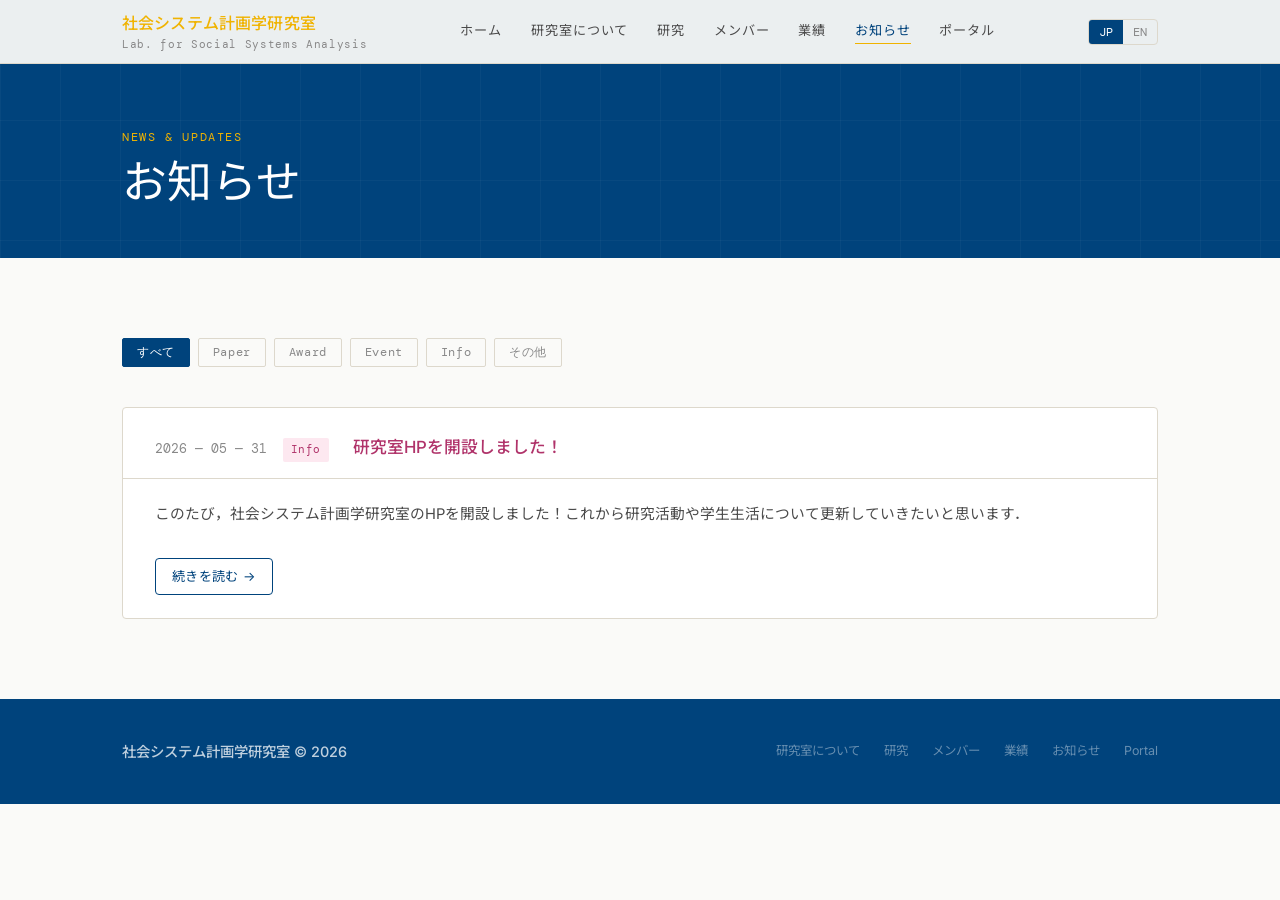
<file: news.html>
<!DOCTYPE html>
<html lang="ja">
<head>
  <meta charset="UTF-8" />
  <meta name="google-site-verification" content="KcrFSB6cH9oSJOEGwliKE3jS2wqEeajN2zLE-L2whGw" />
  <meta name="viewport" content="width=device-width, initial-scale=1.0" />
  <title>お知らせ | 琉球大学 社会システム計画学研究室</title>
  <link rel="icon" type="image/x-icon" href="favicon.ico" />
  <link rel="icon" type="image/png" sizes="32x32" href="favicon-32.png" />
  <link rel="apple-touch-icon" sizes="180x180" href="apple-touch-icon.png" />
  <link rel="stylesheet" href="css/style.css" />
  <link rel="preconnect" href="https://fonts.googleapis.com" />
  <link rel="preconnect" href="https://fonts.gstatic.com" crossorigin />
  <style>
    /* ── 記事カード ── */
    .article-list { display: flex; flex-direction: column; gap: 2.5rem; }

    .article-card {
      background: var(--bg-white);
      border: 1px solid var(--border);
      border-radius: var(--radius);
      overflow: hidden;
    }
    .article-card-header {
      padding: 1.6rem 2rem 1rem;
      border-bottom: 1px solid var(--border);
      display: flex; align-items: baseline; gap: 1rem; flex-wrap: wrap;
    }
    .article-date {
      font-family: var(--font-mono); font-size: 0.8rem;
      color: var(--text-muted); white-space: nowrap;
    }
    .article-title {
      font-size: 1.05rem; font-weight: 500;
      color: var(--navy); line-height: 1.4;
    }
    .article-body {
      padding: 1.4rem 2rem;
    }
    .article-body p {
      font-size: 0.92rem; color: var(--text-mid);
      line-height: 1.9; margin-bottom: 1rem;
    }
    .article-body p:last-child { margin-bottom: 0; }

    /* 画像グリッド */
    .article-images {
      display: grid;
      grid-template-columns: repeat(auto-fill, minmax(180px, 1fr));
      gap: 0.8rem;
      margin-top: 1.2rem;
    }
    .article-images img {
      width: 100%; aspect-ratio: 4/3;
      object-fit: cover; border-radius: var(--radius);
      border: 1px solid var(--border);
    }

    /* リンクリスト */
    .article-links {
      margin-top: 1.2rem;
      display: flex; flex-direction: column; gap: 0.5rem;
    }
    .article-links a {
      font-size: 0.85rem; color: var(--navy-mid);
      border-bottom: 1px solid var(--border);
      transition: border-color 0.2s; width: fit-content;
    }
    .article-links a:hover { border-color: var(--navy-mid); }

    /* 資料添付 */
    .article-attachments {
      margin-top: 1rem;
      display: flex; flex-wrap: wrap; gap: 0.6rem;
    }
    .attachment-btn {
      display: inline-flex; align-items: center; gap: 6px;
      padding: 5px 12px;
      border: 1px solid var(--border);
      border-radius: 2px;
      font-size: 0.78rem; font-family: var(--font-mono);
      color: var(--navy-mid); transition: all 0.2s;
      background: var(--bg);
    }
    .attachment-btn:hover { background: var(--navy-light); border-color: var(--navy-mid); }

    /* フィルター */
    .news-filter { display: flex; gap: 0.5rem; flex-wrap: wrap; margin-bottom: 2.5rem; }
      .article-title-link { text-decoration: none; }
    .article-title-link:hover .article-title { color: var(--navy-mid); }
    .article-title-link .article-title { transition: color 0.2s; }
  </style>
</head>
<body class="lang-ja">

<nav>
  <div class="nav-inner">
    <a href="index.html" class="nav-logo">
      <span data-ja>社会システム計画学研究室</span>
      <span data-en>Lab. for Social Systems Analysis</span>
      <small>Lab. for Social Systems Analysis</small>
    </a>
    <div class="nav-links">
      <a href="index.html"><span data-ja>ホーム</span><span data-en>Home</span></a>
      <a href="about.html"><span data-ja>研究室について</span><span data-en>About</span></a>
      <a href="research.html"><span data-ja>研究</span><span data-en>Research</span></a>
      <a href="members.html"><span data-ja>メンバー</span><span data-en>Members</span></a>
      <a href="publications.html"><span data-ja>業績</span><span data-en>Publications</span></a>
      <a href="news.html"><span data-ja>お知らせ</span><span data-en>News</span></a>
      <a href="portal.html"><span data-ja>ポータル</span><span data-en>Portal</span></a>
    </div>
    <div style="display:flex;align-items:center;gap:1rem;">
      <div class="lang-toggle"><button data-lang="ja" class="active">JP</button><button data-lang="en">EN</button></div>
      <button class="nav-hamburger" aria-label="メニュー"><span></span><span></span><span></span></button>
    </div>
  </div>
</nav>

<div class="page-header">
  <div class="page-header-grid"></div>
  <div class="page-header-inner">
    <p class="page-header-tag">News &amp; Updates</p>
    <h1>
      <span data-ja>お知らせ</span>
      <span data-en><em>News</em> &amp; Updates</span>
    </h1>
  </div>
</div>

<section style="background:var(--bg);">
  <div class="section-inner">

    <!-- フィルター -->
    <div class="news-filter">
      <button class="filter-btn active" data-filter="all"><span data-ja>すべて</span><span data-en>All</span></button>
      <button class="filter-btn" data-filter="paper">Paper</button>
      <button class="filter-btn" data-filter="award">Award</button>
      <button class="filter-btn" data-filter="event">Event</button>
      <button class="filter-btn" data-filter="info">Info</button>
      <button class="filter-btn" data-filter="other"><span data-ja>その他</span><span data-en>Other</span></button>
    </div>

    <div class="article-list" id="article-list">

      <!-- ===== 記事テンプレート =====
      <div class="article-card" data-type="event">
        <div class="article-card-header">
          <span class="article-date">2026 — 03 — 10</span>
          <span class="news-badge badge-event">Event</span>
          <span class="article-title">タイトル</span>
        </div>
        <div class="article-body">
          <p>本文テキスト</p>
          <div class="article-links">
            <a href="#" target="_blank">リンクテキスト ↗</a>
          </div>
          <div class="article-images">
            <img src="images/news/ファイル名.jpg" alt="説明文" />
          </div>
          <div class="article-attachments">
            <a href="files/資料名.pdf" class="attachment-btn">📄 資料名.pdf</a>
          </div>
        </div>
      </div>
      ===== テンプレートここまで ===== -->

      <div class="article-card" data-type="info">
        <div class="article-card-header">
          <span class="article-date">2026 — 05 — 31</span>
          <span class="news-badge badge-info">Info</span>
          <a href="news/20260531.html" class="article-title-link">
            <span class="article-title">
              <span data-ja>研究室HPを開設しました！</span>
              <span data-en>Our Lab Website is Now Open!</span>
            </span>
          </a>
        </div>
        <div class="article-body">
          <p>
            <span data-ja>このたび，社会システム計画学研究室のHPを開設しました！これから研究活動や学生生活について更新していきたいと思います．</span>
            <span data-en>We are pleased to announce the launch of our laboratory website. We will be updating it with our research activities and student life going forward.</span>
          </p>
          <a href="news/20260531.html" class="btn btn-outline-dark btn-sm" style="margin-top:0.8rem;display:inline-flex;">
            <span data-ja>続きを読む →</span><span data-en>Read more →</span>
          </a>
        </div>
      </div>
      </div>

            </div>

    </div>
  </div>
</section>

<footer>
  <div class="footer-inner">
    <div class="footer-logo"><span data-ja>社会システム計画学研究室 © 2026</span><span data-en>Lab. for Social Systems Analysis © 2026</span></div>
    <div class="footer-links">
      <a href="about.html"><span data-ja>研究室について</span><span data-en>About</span></a>
      <a href="research.html"><span data-ja>研究</span><span data-en>Research</span></a>
      <a href="members.html"><span data-ja>メンバー</span><span data-en>Members</span></a>
      <a href="publications.html"><span data-ja>業績</span><span data-en>Publications</span></a>
      <a href="news.html"><span data-ja>お知らせ</span><span data-en>News</span></a>
      <a href="portal.html">Portal</a>
    </div>
  </div>
</footer>

<script src="js/main.js"></script>
<script>
// お知らせページ専用フィルター
document.querySelectorAll('.filter-btn').forEach(btn => {
  btn.addEventListener('click', () => {
    document.querySelectorAll('.filter-btn').forEach(b => b.classList.remove('active'));
    btn.classList.add('active');
    const f = btn.dataset.filter;
    document.querySelectorAll('#article-list .article-card').forEach(card => {
      card.style.display = (f === 'all' || card.dataset.type === f) ? '' : 'none';
    });
  });
});
</script>
</body>
</html>
</file>
<file: css/style.css>
@import url('https://fonts.googleapis.com/css2?family=Inter:wght@300;400;500;600&family=Noto+Sans+JP:wght@300;400;500&family=DM+Mono:wght@400;500&display=swap');

:root {
  --navy: #00437c;
  --navy-mid: #1a5a9a;
  --navy-light: #e0ecf7;
  --accent: #f0b300;
  --accent-light: #fff8e0;
  --text: #1e1e1e;
  --text-mid: #4a4a4a;
  --text-muted: #888;
  --bg: #fafaf8;
  --bg-white: #ffffff;
  --border: #ddd8cc;
  --radius: 4px;
  --font-serif: 'Inter', 'Noto Sans JP', sans-serif;
  --font-mono: 'DM Mono', monospace;
  --max-w: 1100px;
  --nav-h: 64px;
}

*, *::before, *::after { box-sizing: border-box; margin: 0; padding: 0; }
html { scroll-behavior: smooth; font-size: 16px; }
body { font-family: var(--font-serif); background: var(--bg); color: var(--text); line-height: 1.75; -webkit-font-smoothing: antialiased; }
a { color: inherit; text-decoration: none; }
img { max-width: 100%; display: block; }

/* ── NAV ── */
nav {
  position: fixed; top: 0; left: 0; right: 0;
  height: var(--nav-h);
  background: rgba(250,250,248,0.94);
  backdrop-filter: blur(12px);
  border-bottom: 1px solid var(--border);
  z-index: 100;
  display: flex; align-items: center;
}
.nav-inner {
  max-width: var(--max-w); width: 100%; margin: 0 auto;
  padding: 0 2rem;
  display: flex; align-items: center; justify-content: space-between;
}
.nav-logo { font-size: 1rem; font-weight: 500; color: var(--navy); letter-spacing: 0.01em; }
.nav-logo span { color: var(--accent); }
.nav-logo small { display: block; font-size: 0.7rem; color: var(--text-muted); font-family: var(--font-mono); letter-spacing: 0.06em; font-weight: 400; margin-top: -2px; }
.nav-links { display: flex; gap: 1.8rem; align-items: center; }
.nav-links a {
  font-size: 0.82rem; letter-spacing: 0.07em;
  text-transform: uppercase; color: var(--text-mid);
  transition: color 0.2s; padding-bottom: 2px;
  border-bottom: 1px solid transparent;
}
.nav-links a:hover, .nav-links a.active { color: var(--navy); border-color: var(--accent); }
.lang-toggle { display: flex; border: 1px solid var(--border); border-radius: var(--radius); overflow: hidden; }
.lang-toggle button {
  padding: 4px 10px; border: none; background: transparent;
  font-family: var(--font-mono); font-size: 0.75rem;
  cursor: pointer; color: var(--text-muted); transition: all 0.2s;
}
.lang-toggle button.active { background: var(--navy); color: #fff; }
.nav-hamburger { display: none; flex-direction: column; gap: 5px; cursor: pointer; background: none; border: none; }
.nav-hamburger span { display: block; width: 22px; height: 1.5px; background: var(--navy); }

/* ── PAGE HEADER ── */
.page-header {
  padding-top: calc(var(--nav-h) + 4rem);
  padding-bottom: 3rem;
  background: var(--navy);
  position: relative; overflow: hidden;
}
.page-header-grid {
  position: absolute; inset: 0;
  background-image: linear-gradient(rgba(255,255,255,0.03) 1px, transparent 1px), linear-gradient(90deg, rgba(255,255,255,0.03) 1px, transparent 1px);
  background-size: 60px 60px;
}
.page-header-inner { max-width: var(--max-w); margin: 0 auto; padding: 0 2rem; position: relative; z-index: 1; }
.page-header-tag { font-family: var(--font-mono); font-size: 0.72rem; letter-spacing: 0.14em; text-transform: uppercase; color: var(--accent); margin-bottom: 0.5rem; }
.page-header h1 { font-size: clamp(1.8rem, 4vw, 2.8rem); font-weight: 400; color: #fff; line-height: 1.2; }
.page-header h1 em { font-style: italic; color: rgba(255,255,255,0.55); }

/* ── SECTIONS ── */
section { padding: 5rem 0; }
.section-inner { max-width: var(--max-w); margin: 0 auto; padding: 0 2rem; }
.section-header { margin-bottom: 3rem; }
.section-tag { font-family: var(--font-mono); font-size: 0.72rem; letter-spacing: 0.12em; text-transform: uppercase; color: var(--accent); margin-bottom: 0.5rem; }
.section-title { font-size: clamp(1.5rem, 3vw, 2.2rem); font-weight: 400; color: var(--navy); line-height: 1.25; }
.section-title em { font-style: italic; color: var(--text-mid); }
.divider { width: 36px; height: 2px; background: var(--accent); margin-top: 0.8rem; }

/* ── BUTTONS ── */
.btn {
  display: inline-flex; align-items: center; gap: 8px;
  padding: 0.65rem 1.5rem; font-family: var(--font-serif);
  font-size: 0.9rem; border-radius: var(--radius);
  cursor: pointer; transition: all 0.2s;
  border: 1px solid transparent; letter-spacing: 0.02em;
}
.btn-primary { background: var(--accent); color: #fff; border-color: var(--accent); }
.btn-primary:hover { background: #9a7020; }
.btn-outline-dark { background: transparent; color: var(--navy); border-color: var(--navy); }
.btn-outline-dark:hover { background: var(--navy); color: #fff; }
.btn-outline-light { background: transparent; color: rgba(255,255,255,0.8); border-color: rgba(255,255,255,0.35); }
.btn-outline-light:hover { border-color: rgba(255,255,255,0.8); color: #fff; }
.btn-sm { padding: 0.4rem 1rem; font-size: 0.82rem; }

/* ── NEWS ── */
.news-list { display: flex; flex-direction: column; }
.news-item {
  display: grid; grid-template-columns: 150px 1fr;
  gap: 1.5rem; align-items: baseline;
  padding: 1.1rem 0; border-bottom: 1px solid var(--border);
  opacity: 0; transform: translateY(12px);
  transition: opacity 0.4s ease, transform 0.4s ease;
}
.news-item.visible { opacity: 1; transform: translateY(0); }
.news-date { font-family: var(--font-mono); font-size: 0.8rem; color: var(--text-muted); white-space: nowrap; }
.news-badge {
  display: inline-block; font-size: 0.68rem; padding: 2px 8px;
  border-radius: 2px; margin-right: 8px;
  font-family: var(--font-mono); letter-spacing: 0.04em;
}
.badge-paper  { background: var(--navy-light); color: var(--navy); }
.badge-award  { background: var(--accent-light); color: #7a5a1a; }
.badge-event  { background: #edf4ee; color: #2d6b3a; }
.badge-info   { background: #fde8f0; color: #b0336a; }
.badge-other  { background: #f4f0f8; color: #5a3d7a; }
.news-text { font-size: 0.93rem; }
.news-text a { color: var(--navy-mid); border-bottom: 1px solid transparent; transition: border-color 0.2s; }
.news-text a:hover { border-color: var(--navy-mid); }
.news-more { margin-top: 1.5rem; }

/* ── RESEARCH ── */
.research-grid { display: grid; grid-template-columns: 1fr 1fr; gap: 1px; border: 1px solid var(--border); }
@media (max-width: 700px) { .research-grid { grid-template-columns: 1fr; } }
.research-card {
  background: var(--bg-white); padding: 2rem 2.2rem;
  transition: box-shadow 0.2s;
  opacity: 0; transform: translateY(12px);
  transition: opacity 0.4s ease, transform 0.4s ease, box-shadow 0.2s;
}
.research-card.visible { opacity: 1; transform: translateY(0); }
.research-card:hover { box-shadow: 0 4px 24px rgba(26,39,68,0.08); }
.research-num { font-family: var(--font-mono); font-size: 0.7rem; color: var(--accent); letter-spacing: 0.1em; margin-bottom: 0.8rem; }
.research-card h3 { font-size: 1.1rem; font-weight: 500; color: var(--navy); margin-bottom: 0.7rem; line-height: 1.4; }
.research-card p { font-size: 0.88rem; color: var(--text-mid); line-height: 1.8; }
.research-tags { display: flex; flex-wrap: wrap; gap: 5px; margin-top: 1rem; }
.tag { font-size: 0.7rem; font-family: var(--font-mono); padding: 2px 9px; border: 1px solid var(--border); border-radius: 2px; color: var(--text-muted); }

/* ── MEMBERS ── */
.members-section { margin-bottom: 3.5rem; width: 100%; }
.members-section-title {
  font-size: 0.78rem; font-family: var(--font-mono);
  letter-spacing: 0.1em; text-transform: uppercase;
  color: var(--text-muted); margin-bottom: 1.5rem;
  padding-bottom: 0.5rem; border-bottom: 1px solid var(--border);
}
.members-grid { display: grid; grid-template-columns: repeat(auto-fill, minmax(180px, 1fr)); gap: 1.5rem; }
.member-card { text-align: center; opacity: 0; transform: translateY(12px); transition: opacity 0.4s ease, transform 0.4s ease; }
.member-card.visible { opacity: 1; transform: translateY(0); }
.member-avatar {
  width: 90px; height: 90px; border-radius: 50%;
  margin: 0 auto 0.8rem;
  background: var(--navy-light);
  display: flex; align-items: center; justify-content: center;
  font-size: 1.4rem; font-weight: 400; color: var(--navy);
  border: 2px solid var(--border); overflow: hidden;
}
.member-avatar img { width: 100%; height: 100%; object-fit: cover; }
.member-role { font-family: var(--font-mono); font-size: 0.67rem; letter-spacing: 0.1em; text-transform: uppercase; color: var(--accent); margin-bottom: 0.25rem; }
.member-name { font-size: 0.95rem; font-weight: 500; color: var(--navy); margin-bottom: 0.15rem; }
.member-name-en { font-size: 0.78rem; color: var(--text-muted); margin-bottom: 0.4rem; }
.member-affil { font-size: 0.8rem; color: var(--text-mid); }

/* Alumni table */
.alumni-table { width: 100%; border-collapse: collapse; font-size: 0.88rem; table-layout: fixed; display: table; }
.alumni-table th { font-family: var(--font-mono); font-size: 0.72rem; letter-spacing: 0.06em; text-transform: uppercase; color: var(--text-muted); padding: 0.6rem 1rem; border-bottom: 2px solid var(--border); text-align: left; }
.alumni-table th:nth-child(1) { width: 90px; white-space: nowrap; }
.alumni-table th:nth-child(2) { width: 80px; }
.alumni-table th:nth-child(3) { width: auto; }
.alumni-table td { word-break: normal; white-space: nowrap; overflow: hidden; text-overflow: ellipsis; }
.alumni-table td:nth-child(2) { white-space: nowrap; }
.alumni-table td:nth-child(3) { white-space: normal; word-break: break-word; }
.alumni-table td { padding: 0.75rem 1rem; border-bottom: 1px solid var(--border); color: var(--text-mid); }
.alumni-table .thesis-type { font-weight: 500; }
.alumni-table .thesis-type-undergraduate { color: var(--accent); }
.alumni-table .thesis-type-master { color: var(--navy-mid); }
.alumni-table .thesis-type-doctoral { color: #a64242; }
.alumni-table tr:hover td { background: var(--bg); }

/* ── PUBLICATIONS ── */
.pub-filter { display: flex; gap: 0.5rem; flex-wrap: wrap; margin-bottom: 2.5rem; justify-content: center; }
.filter-btn {
  padding: 5px 14px; font-family: var(--font-mono); font-size: 0.75rem;
  letter-spacing: 0.05em; border: 1px solid var(--border);
  background: transparent; color: var(--text-muted);
  cursor: pointer; border-radius: 2px; transition: all 0.2s;
}
.filter-btn.active, .filter-btn:hover { background: var(--navy); color: #fff; border-color: var(--navy); }
.pub-list { display: flex; flex-direction: column; gap: 1.4rem; }
.pub-item { display: grid; grid-template-columns: 88px 1fr; gap: 1.5rem; align-items: start; opacity: 0; transform: translateY(10px); transition: opacity 0.4s ease, transform 0.4s ease; }
.pub-item.visible { opacity: 1; transform: translateY(0); }
.pub-year { font-family: var(--font-mono); font-size: 0.82rem; color: var(--accent); font-weight: 500; padding-top: 2px; }
.pub-title { font-size: 0.93rem; font-weight: 500; color: var(--navy); margin-bottom: 0.25rem; }
.pub-tag { display: inline-block; font-size: 0.68rem; font-family: var(--font-mono); letter-spacing: 0.05em; padding: 1px 8px; border-radius: 3px; margin-right: 0.5rem; vertical-align: 1px; }
.pub-tag.award { background: var(--accent-light); color: #7a5a1a; border: 1px solid #e8d08a; }
.pub-tag.book { background: var(--navy-light); color: var(--navy); border: 1px solid #b8d0e8; }
.pub-authors { font-size: 0.83rem; color: var(--text-mid); margin-bottom: 0.25rem; }
.pub-venue { font-size: 0.8rem; color: var(--text-muted); }
.pub-links { display: flex; gap: 0.8rem; margin-top: 0.4rem; }
.pub-link { font-family: var(--font-mono); font-size: 0.7rem; letter-spacing: 0.05em; color: var(--navy-mid); border-bottom: 1px solid var(--border); transition: border-color 0.2s; }
.pub-link:hover { border-color: var(--navy-mid); }

/* ── ACCESS (on home) ── */
.access-grid { display: grid; grid-template-columns: 1fr 1fr; gap: 4rem; align-items: start; }
.map-wrap { aspect-ratio: 4/3; background: var(--navy-light); border: 1px solid var(--border); border-radius: var(--radius); overflow: hidden; display: flex; align-items: center; justify-content: center; color: var(--text-muted); font-size: 0.85rem; }
.map-wrap iframe { width: 100%; height: 100%; border: none; }
.access-info h3 { font-size: 1.05rem; font-weight: 500; color: var(--navy); margin-bottom: 1rem; }
.access-table { width: 100%; border-collapse: collapse; }
.access-table tr { border-bottom: 1px solid var(--border); }
.access-table td { padding: 0.7rem 0; font-size: 0.88rem; vertical-align: top; }
.access-table td:first-child { color: var(--text-muted); width: 80px; font-size: 0.78rem; font-family: var(--font-mono); }
.contact-links { display: flex; flex-direction: column; gap: 0.7rem; margin-top: 1.5rem; }
.contact-link { display: flex; align-items: center; gap: 10px; font-size: 0.88rem; color: var(--navy-mid); transition: color 0.2s; }
.contact-link:hover { color: var(--navy); }

/* ── PORTAL ── */
.portal-login-wrap {
  max-width: 400px; margin: 0 auto;
  background: var(--bg-white); border: 1px solid var(--border);
  border-radius: var(--radius); padding: 2.5rem;
}
.portal-login-wrap h2 { font-size: 1.2rem; font-weight: 500; color: var(--navy); margin-bottom: 0.4rem; }
.portal-login-wrap p { font-size: 0.85rem; color: var(--text-muted); margin-bottom: 1.8rem; }
.form-group { margin-bottom: 1.2rem; }
.form-group label { display: block; font-size: 0.78rem; font-family: var(--font-mono); letter-spacing: 0.06em; color: var(--text-muted); margin-bottom: 0.4rem; }
.form-group input {
  width: 100%; padding: 0.6rem 0.9rem;
  border: 1px solid var(--border); border-radius: var(--radius);
  font-family: var(--font-serif); font-size: 0.9rem;
  background: var(--bg); color: var(--text);
  transition: border-color 0.2s;
}
.form-group input:focus { outline: none; border-color: var(--navy); }
.login-error { font-size: 0.82rem; color: #c0392b; margin-top: 0.8rem; display: none; font-family: var(--font-mono); }
.portal-content { display: none; }
.portal-grid { display: grid; grid-template-columns: repeat(auto-fill, minmax(200px, 1fr)); gap: 1rem; }
.portal-card {
  background: var(--bg-white); border: 1px solid var(--border);
  border-radius: var(--radius); padding: 1.5rem;
  transition: box-shadow 0.2s, border-color 0.2s; cursor: pointer;
}
.portal-card:hover { box-shadow: 0 4px 16px rgba(26,39,68,0.08); border-color: var(--navy-light); }
.portal-icon { font-size: 1.5rem; margin-bottom: 0.7rem; }
.portal-card h3 { font-size: 0.95rem; font-weight: 500; color: var(--navy); margin-bottom: 0.3rem; }
.portal-card p { font-size: 0.8rem; color: var(--text-muted); line-height: 1.6; }
.portal-note { margin-top: 2rem; font-size: 0.78rem; font-family: var(--font-mono); color: var(--text-muted); }
.portal-logout { margin-top: 2rem; }

/* ── FOOTER ── */
footer { background: var(--navy); color: rgba(255,255,255,0.45); padding: 2.5rem 0; font-size: 0.8rem; }
.footer-inner { max-width: var(--max-w); margin: 0 auto; padding: 0 2rem; display: flex; justify-content: space-between; align-items: center; flex-wrap: wrap; gap: 1rem; }
.footer-logo { color: rgba(255,255,255,0.75); font-size: 0.9rem; font-weight: 500; }
.footer-links { display: flex; gap: 1.5rem; }
.footer-links a { color: rgba(255,255,255,0.4); font-size: 0.78rem; transition: color 0.2s; }
.footer-links a:hover { color: rgba(255,255,255,0.8); }

/* ── LANG ── */
body.lang-en [data-ja] { display: none !important; }
body.lang-en [data-en] { display: inline !important; }
body.lang-ja [data-en] { display: none !important; }
body.lang-ja [data-ja] { display: inline !important; }
[data-en] { display: none; }

/* ── LINKS SECTION ── */
.links-list { display: flex; flex-direction: column; gap: 1rem; }
.link-row { display: flex; align-items: baseline; gap: 1rem; padding: 0.9rem 0; border-bottom: 1px solid var(--border); }
.link-label { font-size: 0.78rem; font-family: var(--font-mono); color: var(--text-muted); min-width: 260px; flex-shrink: 0; }
.link-url { font-size: 0.9rem; color: var(--navy-mid); border-bottom: 1px solid var(--border); transition: border-color 0.2s; word-break: break-all; }
.link-url:hover { border-color: var(--navy-mid); }

/* ── RESPONSIVE ── */
@media (max-width: 768px) {
  .nav-links { display: none; flex-direction: column; position: fixed; top: var(--nav-h); left: 0; right: 0; background: var(--bg); padding: 1.5rem 2rem; border-bottom: 1px solid var(--border); gap: 1.2rem; }
  .nav-links.open { display: flex; }
  .nav-hamburger { display: flex; }
  .access-grid { grid-template-columns: 1fr; gap: 2rem; }
  .news-item { grid-template-columns: 1fr; gap: 0.3rem; }
  .pub-item { grid-template-columns: 1fr; }

  /* リンク：スマホで縦並びに */
  .link-row { flex-direction: column; gap: 0.3rem; }
  .link-label { min-width: 0; }

  /* 卒業生・修了生一覧：スマホで横スクロール可能に */
  .alumni-table { table-layout: auto; font-size: 0.8rem; }
  .alumni-table th, .alumni-table td { padding: 0.6rem 0.5rem; }
  .alumni-table th:nth-child(1) { width: auto; }
  .alumni-table th:nth-child(2) { width: auto; }
  .alumni-table th:nth-child(3) { width: auto; }
  .alumni-table td { white-space: normal; word-break: break-word; overflow: visible; text-overflow: clip; }
  .alumni-table td:nth-child(2) { white-space: nowrap; }
}

.article-card[data-type="award"] .article-title { color: #7a5a1a; }
.article-card[data-type="event"] .article-title { color: #2d6b3a; }
.article-card[data-type="info"] .article-title { color: #b0336a; }
.article-card[data-type="other"] .article-title { color: #5a3d7a; }
</file>
